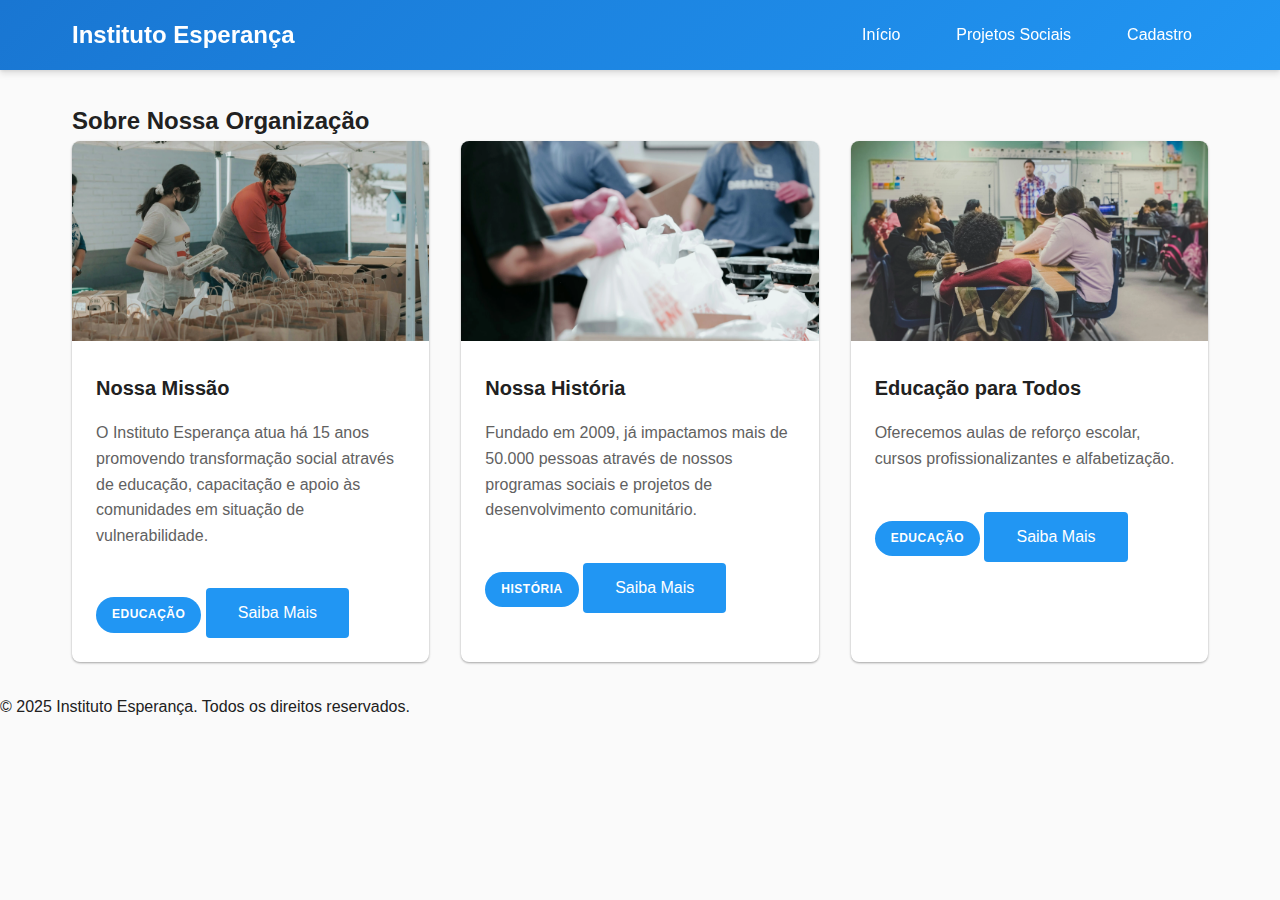
<file: index.html>
<!DOCTYPE html>
<html lang="pt-BR">
<head>
    <meta charset="UTF-8">
    <meta name="viewport" content="width=device-width, initial-scale=1.0">
    <title>Instituto Esperança - Página Inicial</title>
    <link rel="stylesheet" href="styles.css">
</head>
<body>
        <header>
            <div class="container">
                <div class="header-content">
                    <div class="logo">Instituto Esperança</div>
                    
                    <!-- Navegação Desktop -->
                    <nav class="nav-desktop">
                        <ul>
                            <li><a href="index.html">Início</a></li>
                            <li class="nav-item">
                                <a href="projetos.html">Projetos Sociais</a>
                                <ul class="submenu">
                                    <li><a href="#educacao">Educação</a></li>
                                    <li><a href="#alimentacao">Alimentação</a></li>
                                    <li><a href="#voluntariado">Voluntariado</a></li>
                                </ul>
                            </li>
                            <li><a href="cadastro.html">Cadastro</a></li>
                        </ul>
                    </nav>
                    
                    <!-- Menu Hamburger Mobile -->
                    <button class="menu-toggle" aria-label="Abrir menu">☰</button>
                    
                    <!-- Navegação Mobile -->
                    <nav class="nav-mobile">
                        <button class="close-menu" aria-label="Fechar menu">×</button>
                        <ul>
                            <li><a href="index.html">Início</a></li>
                            <li><a href="projetos.html">Projetos Sociais</a></li>
                            <li><a href="cadastro.html">Cadastro</a></li>
                        </ul>
                    </nav>
                </div>
            </div>
        </header>

        <!-- Overlay para menu mobile -->
        <div class="overlay"></div>

    <main>
        <section class="container">
            <h2>Sobre Nossa Organização</h2>
            <div class="grid grid-1 grid-md-2 grid-lg-3">
                <article class="card">
                   <picture>
                    <source srcset="imagens/missao.webp" type="image/webp">
                    <source srcset="imagens/missao.jpg" type="image/jpeg"> 
                    <img src="imagens/missao.jpg" alt="Voluntários do Instituto Esperança em ação comunitária" class="card-img">
                </picture>
                    <div class="card-content">
                        <h3 class="card-title">Nossa Missão</h3>
                        <p class="card-text">O Instituto Esperança atua há 15 anos promovendo transformação social através de educação,
                             capacitação e apoio às comunidades em situação de vulnerabilidade.</p>
                        <div class="badge badge-primary">Educação</div>
                        <button class="btn btn-primary mt-3">Saiba Mais</button>
                    </div>
                </article>
                
                <article class="card">
                    <picture>
                    <source srcset="imagens/alimentacao.webp" type="image/webp">
                    <source srcset="imagens/alimentacao.jpg" type="image/jpeg"> 
                    <img src="imagens/alimentacao.jpg" alt="alimentacao" class="card-img">
                </picture>
                  
                    <div class="card-content">
                        <h3 class="card-title">Nossa História</h3>
                        <p class="card-text"> Fundado em 2009, já impactamos mais de 50.000 pessoas através de nossos programas sociais e projetos de desenvolvimento comunitário.</p>
                        <div class="badge badge-primary">História</div>
                        <button class="btn btn-primary mt-3">Saiba Mais</button>
                    </div>
                </article>
                 
                <article class="card">
                    <picture>
                    <source srcset="imagens/educacao.webp" type="image/webp">
                    <source srcset="imagens/educacao.jpg" type="image/jpeg"> 
                    <img src="imagens/educacao.jpg" alt="educacao" class="card-img">
                </picture>
                    <div class="card-content">
                        <h3 class="card-title">Educação para Todos</h3>
                    <p class="card-text">Oferecemos aulas de reforço escolar, cursos profissionalizantes e alfabetização.</p>
                    <div class="badge badge-primary">Educação</div>
                    <button class="btn btn-primary mt-3">Saiba Mais</button>
                    </div>
                 
                </article>

            </div>
            
        </section>
        
    </main>

    <footer>
        <p>&copy; 2025 Instituto Esperança. Todos os direitos reservados.</p>
    </footer>
    <script>
        // Menu Mobile
        const menuToggle = document.querySelector('.menu-toggle');
        const navMobile = document.querySelector('.nav-mobile');
        const closeMenu = document.querySelector('.close-menu');
        const overlay = document.querySelector('.overlay');

        menuToggle.addEventListener('click', () => {
            navMobile.classList.add('active');
            overlay.classList.add('active');
            document.body.style.overflow = 'hidden';
        });

        closeMenu.addEventListener('click', closeMobileMenu);
        overlay.addEventListener('click', closeMobileMenu);

        function closeMobileMenu() {
            navMobile.classList.remove('active');
            overlay.classList.remove('active');
            document.body.style.overflow = '';
        }

        // Fechar menu ao clicar em um link
        document.querySelectorAll('.nav-mobile a').forEach(link => {
            link.addEventListener('click', closeMobileMenu);
        });
    </script>
</body>
</html>
</file>
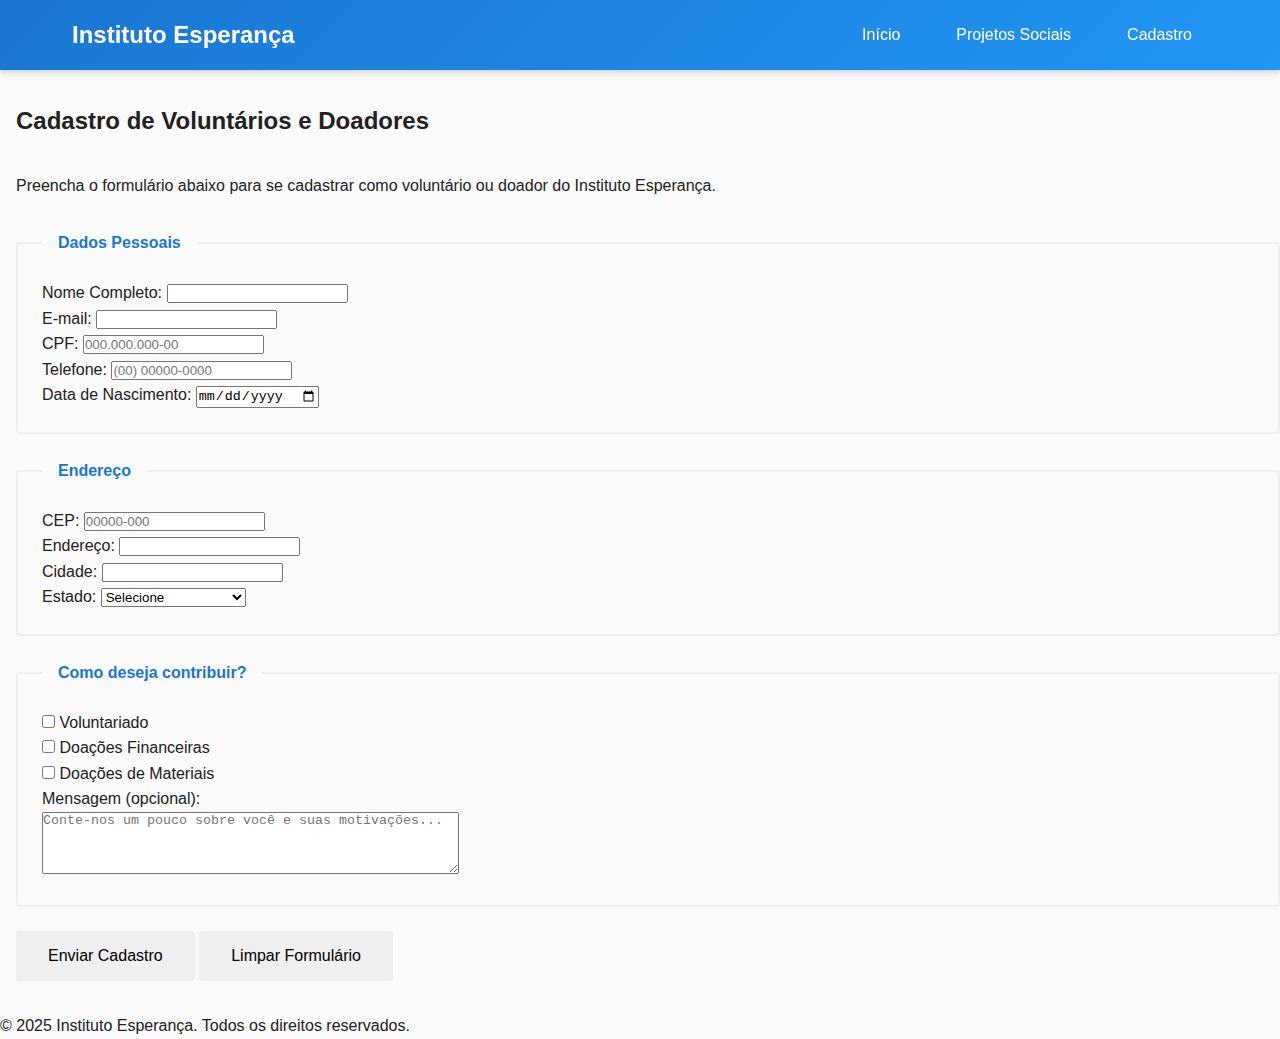
<file: cadastro.html>
<!DOCTYPE html>
<html lang="pt-BR">
<head>
    <meta charset="UTF-8">
    <meta name="viewport" content="width=device-width, initial-scale=1.0">
    <title>Cadastro - Instituto Esperança</title>
    <link rel="stylesheet" href="styles.css">
    <script>
        function aplicarMascara(input, tipo) {
            let valor = input.value.replace(/\D/g, '');
            
            if (tipo === 'cpf') {
                if (valor.length <= 11) {
                    valor = valor.replace(/(\d{3})(\d)/, '$1.$2');
                    valor = valor.replace(/(\d{3})(\d)/, '$1.$2');
                    valor = valor.replace(/(\d{3})(\d{1,2})$/, '$1-$2');
                }
            } else if (tipo === 'telefone') {
                if (valor.length === 11) {
                    valor = valor.replace(/(\d{2})(\d)/, '($1) $2');
                    valor = valor.replace(/(\d{5})(\d)/, '$1-$2');
                } else if (valor.length === 10) {
                    valor = valor.replace(/(\d{2})(\d)/, '($1) $2');
                    valor = valor.replace(/(\d{4})(\d)/, '$1-$2');
                }
            } else if (tipo === 'cep') {
                if (valor.length <= 8) {
                    valor = valor.replace(/(\d{5})(\d)/, '$1-$2');
                }
            }
            
            input.value = valor;
        }
        
        function buscarEnderecoPorCEP() {
            const cep = document.getElementById('cep').value.replace(/\D/g, '');
            
            if (cep.length !== 8) return;
            
            fetch(`https://viacep.com.br/ws/${cep}/json/`)
                .then(response => response.json())
                .then(data => {
                    if (!data.erro) {
                        document.getElementById('endereco').value = data.logradouro;
                        document.getElementById('cidade').value = data.localidade;
                        document.getElementById('estado').value = data.uf;
                    }
                })
                .catch(error => console.error('Erro ao buscar CEP:', error));
        }
    </script>
</head>
<body>
    <header>
    <div class="container">
        <div class="header-content">
            <div class="logo">Instituto Esperança</div>
            
            <!-- Navegação Desktop -->
            <nav class="nav-desktop">
                <ul>
                    <li><a href="index.html">Início</a></li>
                    <li class="nav-item">
                        <a href="projetos.html">Projetos Sociais</a>
                        <ul class="submenu">
                            <li><a href="#educacao">Educação</a></li>
                            <li><a href="#alimentacao">Alimentação</a></li>
                            <li><a href="#voluntariado">Voluntariado</a></li>
                        </ul>
                    </li>
                    <li><a href="cadastro.html">Cadastro</a></li>
                </ul>
            </nav>
            
            <!-- Menu Hamburger Mobile -->
            <button class="menu-toggle" aria-label="Abrir menu">☰</button>
            
            <!-- Navegação Mobile -->
            <nav class="nav-mobile">
                <button class="close-menu" aria-label="Fechar menu">×</button>
                <ul>
                    <li><a href="index.html">Início</a></li>
                    <li><a href="projetos.html">Projetos Sociais</a></li>
                    <li><a href="cadastro.html">Cadastro</a></li>
                </ul>
            </nav>
        </div>
    </div>
</header>

<!-- Overlay para menu mobile -->
<div class="overlay"></div>
    <main>
        <section class="grid grid-1" style="padding-left: var(--space-2);">
            <h2>Cadastro de Voluntários e Doadores</h2>
            <p>Preencha o formulário abaixo para se cadastrar como voluntário ou doador do Instituto Esperança.</p>
            
            <form action="#" method="post">
                <fieldset>
                    <legend>Dados Pessoais</legend>
                    
                    <p>
                        <label for="nome">Nome Completo:</label>
                        <input type="text" id="nome" name="nome" required minlength="5" maxlength="100">
                    </p>
                    
                    <p>
                        <label for="email">E-mail:</label>
                        <input type="email" id="email" name="email" required>
                    </p>
                    
                    <p>
                        <label for="cpf">CPF:</label>
                        <input type="text" id="cpf" name="cpf" required pattern="\d{3}\.\d{3}\.\d{3}-\d{2}" 
                               oninput="aplicarMascara(this, 'cpf')" placeholder="000.000.000-00">
                    </p>
                    
                    <p>
                        <label for="telefone">Telefone:</label>
                        <input type="tel" id="telefone" name="telefone" required 
                               oninput="aplicarMascara(this, 'telefone')" placeholder="(00) 00000-0000">
                    </p>
                    
                    <p>
                        <label for="nascimento">Data de Nascimento:</label>
                        <input type="date" id="nascimento" name="nascimento" required>
                    </p>
                </fieldset>
                
                <fieldset>
                    <legend>Endereço</legend>
                    
                    <p>
                        <label for="cep">CEP:</label>
                        <input type="text" id="cep" name="cep" required pattern="\d{5}-\d{3}" 
                               oninput="aplicarMascara(this, 'cep')" onblur="buscarEnderecoPorCEP()" placeholder="00000-000">
                    </p>
                    
                    <p>
                        <label for="endereco">Endereço:</label>
                        <input type="text" id="endereco" name="endereco" required>
                    </p>
                    
                    <p>
                        <label for="cidade">Cidade:</label>
                        <input type="text" id="cidade" name="cidade" required>
                    </p>
                    
                    <p>
                        <label for="estado">Estado:</label>
                        <select id="estado" name="estado" required>
                            <option value="">Selecione</option>
                            <option value="AC">Acre</option>
                            <option value="AL">Alagoas</option>
                            <option value="AP">Amapá</option>
                            <option value="AM">Amazonas</option>
                            <option value="BA">Bahia</option>
                            <option value="CE">Ceará</option>
                            <option value="DF">Distrito Federal</option>
                            <option value="ES">Espírito Santo</option>
                            <option value="GO">Goiás</option>
                            <option value="MA">Maranhão</option>
                            <option value="MT">Mato Grosso</option>
                            <option value="MS">Mato Grosso do Sul</option>
                            <option value="MG">Minas Gerais</option>
                            <option value="PA">Pará</option>
                            <option value="PB">Paraíba</option>
                            <option value="PR">Paraná</option>
                            <option value="PE">Pernambuco</option>
                            <option value="PI">Piauí</option>
                            <option value="RJ">Rio de Janeiro</option>
                            <option value="RN">Rio Grande do Norte</option>
                            <option value="RS">Rio Grande do Sul</option>
                            <option value="RO">Rondônia</option>
                            <option value="RR">Roraima</option>
                            <option value="SC">Santa Catarina</option>
                            <option value="SP">São Paulo</option>
                            <option value="SE">Sergipe</option>
                            <option value="TO">Tocantins</option>
                        </select>
                    </p>
                </fieldset>
                
                <fieldset>
                    <legend>Como deseja contribuir?</legend>
                    
                    <p>
                        <input type="checkbox" id="voluntario" name="contribuicao" value="voluntario">
                        <label for="voluntario">Voluntariado</label>
                    </p>
                    
                    <p>
                        <input type="checkbox" id="doador" name="contribuicao" value="doador">
                        <label for="doador">Doações Financeiras</label>
                    </p>
                    
                    <p>
                        <input type="checkbox" id="material" name="contribuicao" value="material">
                        <label for="material">Doações de Materiais</label>
                    </p>
                    
                    <p>
                        <label for="mensagem">Mensagem (opcional):</label><br>
                        <textarea id="mensagem" name="mensagem" rows="4" cols="50" placeholder="Conte-nos um pouco sobre você e suas motivações..."></textarea>
                    </p>
                </fieldset>
                
                <p>
                    <button class="btn" type="submit">Enviar Cadastro</button>
                    <button class="btn" type="reset">Limpar Formulário</button>
                </p>
            </form>
        </section>
    </main>

    <footer>
        <p>&copy; 2025 Instituto Esperança. Todos os direitos reservados.</p>
    </footer>
    <script>
        // Menu Mobile
        const menuToggle = document.querySelector('.menu-toggle');
        const navMobile = document.querySelector('.nav-mobile');
        const closeMenu = document.querySelector('.close-menu');
        const overlay = document.querySelector('.overlay');

        menuToggle.addEventListener('click', () => {
            navMobile.classList.add('active');
            overlay.classList.add('active');
            document.body.style.overflow = 'hidden';
        });

        closeMenu.addEventListener('click', closeMobileMenu);
        overlay.addEventListener('click', closeMobileMenu);

        function closeMobileMenu() {
            navMobile.classList.remove('active');
            overlay.classList.remove('active');
            document.body.style.overflow = '';
        }

        // Fechar menu ao clicar em um link
        document.querySelectorAll('.nav-mobile a').forEach(link => {
            link.addEventListener('click', closeMobileMenu);
        });
    </script>
</body>
</html>
</file>
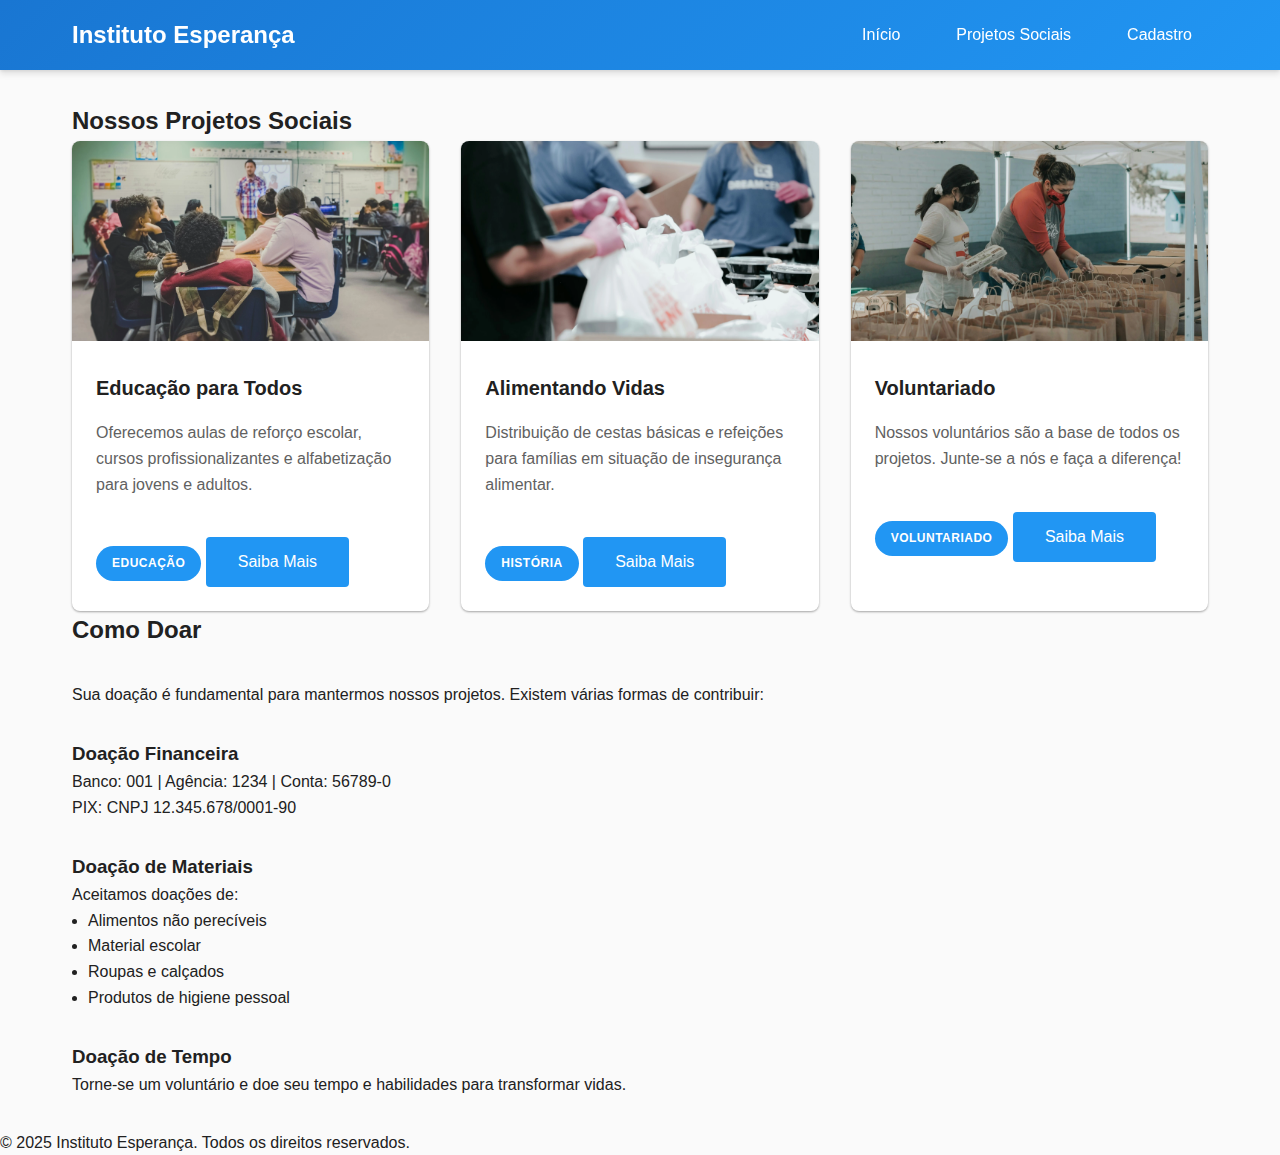
<file: projetos.html>
<!DOCTYPE html>
<html lang="pt-BR">
<head>
    <meta charset="UTF-8">
    <meta name="viewport" content="width=device-width, initial-scale=1.0">
    <title>Projetos Sociais - Instituto Esperança</title>
    <link rel="stylesheet" href="styles.css">
</head>
<body>
    <header>
    <div class="container">
        <div class="header-content">
            <div class="logo">Instituto Esperança</div>
            
            <!-- Navegação Desktop -->
            <nav class="nav-desktop">
                <ul>
                    <li><a href="index.html">Início</a></li>
                    <li class="nav-item">
                        <a href="projetos.html">Projetos Sociais</a>
                        <ul class="submenu">
                            <li><a href="#educacao">Educação</a></li>
                            <li><a href="#alimentacao">Alimentação</a></li>
                            <li><a href="#voluntariado">Voluntariado</a></li>
                        </ul>
                    </li>
                    <li><a href="cadastro.html">Cadastro</a></li>
                </ul>
            </nav>
            
            <!-- Menu Hamburger Mobile -->
            <button class="menu-toggle" aria-label="Abrir menu">☰</button>
            
            <!-- Navegação Mobile -->
            <nav class="nav-mobile">
                <button class="close-menu" aria-label="Fechar menu">×</button>
                <ul>
                    <li><a href="index.html">Início</a></li>
                    <li><a href="projetos.html">Projetos Sociais</a></li>
                    <li><a href="cadastro.html">Cadastro</a></li>
                </ul>
            </nav>
        </div>
    </div>
</header>

<!-- Overlay para menu mobile -->
<div class="overlay"></div>

    <main>
        <section class="container">
            <h2>Nossos Projetos Sociais</h2>
            <div class="grid grid-1 grid-md-2 grid-lg-3">
                <article class="card">
                    <picture>
                        <source srcset="imagens/educacao.webp" type="image/webp">
                        <source srcset="imagens/educacao.jpg" type="image/jpeg"> 
                        <img src="imagens/educacao.jpg" alt="Crianças em sala de aula do projeto Educação para Todos" class="card-img">
                    </picture>
                    <div class="card-content">
                        <h3 class="card-title">Educação para Todos</h3>
                        <p class="card-text">Oferecemos aulas de reforço escolar, cursos profissionalizantes e alfabetização para jovens e adultos.</p>
                        <div class="badge badge-primary">Educação</div>
                        <button class="btn btn-primary mt-3">Saiba Mais</button>
                    </div>
                </article>
                
                <article class="card">
                    <picture>
                    <source srcset="imagens/alimentacao.webp" type="image/webp">
                    <source srcset="imagens/alimentacao.jpg" type="image/jpeg"> 
                    <img src="imagens/alimentacao.jpg" alt="Voluntários distribuindo alimentos" class="card-img">
                </picture>
                    <div class="card-content">
                        <h3 class="card-title">Alimentando Vidas</h3>
                        <p class="card-text">Distribuição de cestas básicas e refeições para famílias em situação de insegurança alimentar.</p>
                        <div class="badge badge-primary">História</div>
                        <button class="btn btn-primary mt-3">Saiba Mais</button>
                    </div>
                </article>
                 
                <article class="card">
                    <picture>
                    <source srcset="imagens/missao.webp" type="image/webp">
                    <source srcset="imagens/missao.jpg" type="image/jpeg"> 
                    <img src="imagens/missao.jpg" alt="Voluntários do Instituto Esperança em ação comunitária" class="card-img">
                </picture>
                    <div class="card-content">
                        <h3 class="card-title">Voluntariado</h3>
                    <p class="card-text">Nossos voluntários são a base de todos os projetos. Junte-se a nós e faça a diferença!</p>
                    <div class="badge badge-primary">Voluntariado</div>
                    <button class="btn btn-primary mt-3">Saiba Mais</button>
                    </div>
                 
                </article>

            </div>
            <div class="grid grid-1" >
                 <h2>Como Doar</h2>
            <p>Sua doação é fundamental para mantermos nossos projetos. Existem várias formas de contribuir:</p>
            
            <article>
                <h3>Doação Financeira</h3>
                <p>Banco: 001 | Agência: 1234 | Conta: 56789-0</p>
                <p>PIX: CNPJ 12.345.678/0001-90</p>
            </article>
            
            <article>
                <h3>Doação de Materiais</h3>
                <p>Aceitamos doações de:</p>
                <ul style="padding-left: var(--space-2);">
                    <li>Alimentos não perecíveis</li>
                    <li>Material escolar</li>
                    <li>Roupas e calçados</li>
                    <li>Produtos de higiene pessoal</li>
                </ul>
            </article>
            
            <article>
                <h3>Doação de Tempo</h3>
                <p>Torne-se um voluntário e doe seu tempo e habilidades para transformar vidas.</p>
            </article>
            </div>
        </section>
    </main>

    <footer>
        <p>&copy; 2025 Instituto Esperança. Todos os direitos reservados.</p>
    </footer>
    <script>
        // Menu Mobile
        const menuToggle = document.querySelector('.menu-toggle');
        const navMobile = document.querySelector('.nav-mobile');
        const closeMenu = document.querySelector('.close-menu');
        const overlay = document.querySelector('.overlay');

        menuToggle.addEventListener('click', () => {
            navMobile.classList.add('active');
            overlay.classList.add('active');
            document.body.style.overflow = 'hidden';
        });

        closeMenu.addEventListener('click', closeMobileMenu);
        overlay.addEventListener('click', closeMobileMenu);

        function closeMobileMenu() {
            navMobile.classList.remove('active');
            overlay.classList.remove('active');
            document.body.style.overflow = '';
        }

        // Fechar menu ao clicar em um link
        document.querySelectorAll('.nav-mobile a').forEach(link => {
            link.addEventListener('click', closeMobileMenu);
        });
    </script>
</body>
</html>
</file>
<file: styles.css>
/* ===== VARIÁVEIS CSS - DESIGN SYSTEM ===== */
:root {
  /* Cores (Paleta com 8+ cores) */
  --primary-50: #e3f2fd;
  --primary-100: #bbdefb;
  --primary-500: #2196f3;
  --primary-600: #1e88e5;
  --primary-700: #1976d2;
  --secondary-100: #ffecb3;
  --secondary-500: #ffc107;
  --secondary-600: #ffb300;
  --neutral-50: #fafafa;
  --neutral-100: #f5f5f5;
  --neutral-200: #eeeeee;
  --neutral-300: #e0e0e0;
  --neutral-500: #9e9e9e;
  --neutral-700: #616161;
  --neutral-900: #212121;
  --success: #4caf50;
  --warning: #ff9800;
  --error: #f44336;
  --info: #2196f3;

  /* Tipografia */
  --font-family: 'Segoe UI', Tahoma, Geneva, Verdana, sans-serif;
  --font-size-xs: 0.75rem;   /* 12px */
  --font-size-sm: 0.875rem;  /* 14px */
  --font-size-base: 1rem;    /* 16px */
  --font-size-lg: 1.125rem;  /* 18px */
  --font-size-xl: 1.25rem;   /* 20px */
  --font-size-2xl: 1.5rem;   /* 24px */
  --font-size-3xl: 1.875rem; /* 30px */
  --font-size-4xl: 2.25rem;  /* 36px */
  
  /* Espaçamento Modular */
  --space-1: 0.5rem;   /* 8px */
  --space-2: 1rem;     /* 16px */
  --space-3: 1.5rem;   /* 24px */
  --space-4: 2rem;     /* 32px */
  --space-5: 3rem;     /* 48px */
  --space-6: 4rem;     /* 64px */

  /* Breakpoints */
  --breakpoint-xs: 320px;
  --breakpoint-sm: 576px;
  --breakpoint-md: 768px;
  --breakpoint-lg: 992px;
  --breakpoint-xl: 1200px;

  /* Outras Variáveis */
  --border-radius: 4px;
  --border-radius-lg: 8px;
  --shadow-sm: 0 1px 3px rgba(0,0,0,0.12), 0 1px 2px rgba(0,0,0,0.24);
  --shadow-md: 0 4px 6px rgba(0,0,0,0.1), 0 1px 3px rgba(0,0,0,0.08);
  --shadow-lg: 0 10px 25px rgba(0,0,0,0.1), 0 5px 10px rgba(0,0,0,0.05);
  --transition: all 0.3s ease;
}

/* ===== RESET E ESTILOS BASE ===== */
* {
  margin: 0;
  padding: 0;
  box-sizing: border-box;
}

html {
  scroll-behavior: smooth;
}

body {
  font-family: var(--font-family);
  font-size: var(--font-size-base);
  line-height: 1.6;
  color: var(--neutral-900);
  background-color: var(--neutral-50);
}

/* ===== SISTEMA DE GRID ===== */
.container {
  width: 100%;
  max-width: 1200px;
  margin: 0 auto;
  padding: 0 var(--space-2);
}

.grid {
  display: grid;
  gap: var(--space-4);
}

.grid-1 { grid-template-columns: 1fr; }
.grid-2 { grid-template-columns: repeat(2, 1fr); }
.grid-3 { grid-template-columns: repeat(3, 1fr); }
.grid-4 { grid-template-columns: repeat(4, 1fr); }

/* ===== LAYOUT PRINCIPAL COM GRID ===== */
.app {
  display: grid;
  grid-template-areas:
    "header"
    "main"
    "footer";
  grid-template-rows: auto 1fr auto;
  min-height: 100vh;
}

header {
  grid-area: header;
}

main {
  grid-area: main;
  padding: var(--space-4) 0;
}

footer {
  grid-area: footer;
}

/* ===== HEADER E NAVEGAÇÃO ===== */
header {
  background: linear-gradient(135deg, var(--primary-700), var(--primary-500));
  color: white;
  box-shadow: var(--shadow-md);
  position: sticky;
  top: 0;
  z-index: 1000;
}

.header-content {
  display: flex;
  justify-content: space-between;
  align-items: center;
  padding: var(--space-2) 0;
}

.logo {
  font-size: var(--font-size-2xl);
  font-weight: bold;
}

/* Menu Desktop */
.nav-desktop ul {
  display: flex;
  list-style: none;
  gap: var(--space-3);
}

.nav-desktop a {
  color: white;
  text-decoration: none;
  padding: var(--space-1) var(--space-2);
  border-radius: var(--border-radius);
  transition: var(--transition);
  position: relative;
}

.nav-desktop a:hover {
  background-color: rgba(255, 255, 255, 0.1);
}

/* Submenu Dropdown */
.nav-item {
  position: relative;
}

.submenu {
  position: absolute;
  top: 100%;
  left: 0;
  background: white;
  min-width: 200px;
  box-shadow: var(--shadow-lg);
  border-radius: var(--border-radius);
  opacity: 0;
  visibility: hidden;
  transform: translateY(-10px);
  transition: var(--transition);
  z-index: 1000;
}

.submenu li {
  border-bottom: 1px solid var(--neutral-200);
}

.submenu li:last-child {
  border-bottom: none;
}

.submenu a {
  color: var(--neutral-900);
  display: block;
  padding: var(--space-2);
}

.submenu a:hover {
  background-color: var(--neutral-100);
}

.nav-item:hover .submenu {
  opacity: 1;
  visibility: visible;
  transform: translateY(0);
}

/* Menu Mobile - Hamburger */
.menu-toggle {
  display: none;
  background: none;
  border: none;
  color: white;
  font-size: var(--font-size-2xl);
  cursor: pointer;
}

.nav-mobile {
  position: fixed;
  top: 0;
  right: -100%;
  width: 80%;
  max-width: 300px;
  height: 100vh;
  background: white;
  box-shadow: var(--shadow-lg);
  transition: var(--transition);
  z-index: 2000;
  padding: var(--space-5) var(--space-3);
}

.nav-mobile.active {
  right: 0;
}

.nav-mobile ul {
  list-style: none;
}

.nav-mobile a {
  color: var(--neutral-900);
  text-decoration: none;
  display: block;
  padding: var(--space-2);
  border-bottom: 1px solid var(--neutral-200);
  transition: var(--transition);
}

.nav-mobile a:hover {
  background-color: var(--neutral-100);
  color: var(--primary-500);
}

.close-menu {
  position: absolute;
  top: var(--space-2);
  right: var(--space-2);
  background: none;
  border: none;
  font-size: var(--font-size-2xl);
  cursor: pointer;
}

.overlay {
  position: fixed;
  top: 0;
  left: 0;
  width: 100%;
  height: 100%;
  background: rgba(0,0,0,0.5);
  opacity: 0;
  visibility: hidden;
  transition: var(--transition);
  z-index: 1500;
}

.overlay.active {
  opacity: 1;
  visibility: visible;
}

/* ===== COMPONENTES DE CARDS ===== */
.card {
  background: white;
  border-radius: var(--border-radius-lg);
  box-shadow: var(--shadow-sm);
  overflow: hidden;
  transition: var(--transition);
}

.card:hover {
  transform: translateY(-4px);
  box-shadow: var(--shadow-lg);
}

.card-img {
  width: 100%;
  height: 200px;
  object-fit: cover;
}

.card-content {
  padding: var(--space-3);
}

.card-title {
  font-size: var(--font-size-xl);
  margin-bottom: var(--space-2);
  color: var(--neutral-900);
}

.card-text {
  color: var(--neutral-700);
  margin-bottom: var(--space-2);
}

/* ===== SISTEMA DE BOTÕES ===== */
.btn {
  display: inline-flex;
  align-items: center;
  justify-content: center;
  padding: var(--space-2) var(--space-4);
  border: none;
  border-radius: var(--border-radius);
  font-family: inherit;
  font-size: var(--font-size-base);
  font-weight: 500;
  text-decoration: none;
  cursor: pointer;
  transition: var(--transition);
  gap: var(--space-1);
}

.btn:disabled {
  opacity: 0.6;
  cursor: not-allowed;
}

.btn-primary {
  background: var(--primary-500);
  color: white;
}

.btn-primary:hover:not(:disabled) {
  background: var(--primary-600);
  transform: translateY(-1px);
}

.btn-primary:active:not(:disabled) {
  transform: translateY(0);
}

.btn-primary:focus {
  outline: 2px solid var(--primary-100);
  outline-offset: 2px;
}

.btn-secondary {
  background: var(--secondary-500);
  color: var(--neutral-900);
}

.btn-secondary:hover:not(:disabled) {
  background: var(--secondary-600);
}

.btn-outline {
  background: transparent;
  border: 2px solid var(--primary-500);
  color: var(--primary-500);
}

.btn-outline:hover:not(:disabled) {
  background: var(--primary-500);
  color: white;
}

/* ===== FORMULÁRIOS ESTILIZADOS ===== */
.form-group {
  margin-bottom: var(--space-3);
}

.form-label {
  display: block;
  margin-bottom: var(--space-1);
  font-weight: 500;
  color: var(--neutral-700);
}

.form-control {
  width: 100%;
  padding: var(--space-2);
  border: 2px solid var(--neutral-300);
  border-radius: var(--border-radius);
  font-family: inherit;
  font-size: var(--font-size-base);
  transition: var(--transition);
}

.form-control:focus {
  outline: none;
  border-color: var(--primary-500);
  box-shadow: 0 0 0 3px var(--primary-100);
}

.form-control:invalid:not(:focus):not(:placeholder-shown) {
  border-color: var(--error);
}

.form-control:valid:not(:focus):not(:placeholder-shown) {
  border-color: var(--success);
}

fieldset {
  border: 2px solid var(--neutral-200);
  border-radius: var(--border-radius);
  padding: var(--space-3);
  margin-bottom: var(--space-3);
}

legend {
  padding: 0 var(--space-2);
  font-weight: 600;
  color: var(--primary-700);
}

/* Checkbox e Radio Personalizados */
.checkbox-group,
.radio-group {
  display: flex;
  align-items: center;
  gap: var(--space-1);
  margin-bottom: var(--space-1);
}

.checkbox-group input[type="checkbox"],
.radio-group input[type="radio"] {
  width: 18px;
  height: 18px;
  accent-color: var(--primary-500);
}

/* ===== COMPONENTES DE FEEDBACK ===== */
.alert {
  padding: var(--space-3);
  border-radius: var(--border-radius);
  margin-bottom: var(--space-3);
  border-left: 4px solid;
}

.alert-success {
  background-color: color-mix(in srgb, var(--success) 10%, white);
  border-left-color: var(--success);
  color: #2e7d32;
}

.alert-warning {
  background-color: color-mix(in srgb, var(--warning) 10%, white);
  border-left-color: var(--warning);
  color: #ef6c00;
}

.alert-error {
  background-color: color-mix(in srgb, var(--error) 10%, white);
  border-left-color: var(--error);
  color: #c62828;
}

.alert-info {
  background-color: color-mix(in srgb, var(--info) 10%, white);
  border-left-color: var(--info);
  color: #1565c0;
}

/* Toast */
.toast {
  position: fixed;
  top: var(--space-4);
  right: var(--space-4);
  padding: var(--space-3);
  border-radius: var(--border-radius);
  box-shadow: var(--shadow-lg);
  z-index: 3000;
  transform: translateX(400px);
  transition: transform 0.3s ease;
}

.toast.show {
  transform: translateX(0);
}

.toast-success { background: var(--success); color: white; }
.toast-error { background: var(--error); color: white; }

/* Modal */
.modal {
  position: fixed;
  top: 0;
  left: 0;
  width: 100%;
  height: 100%;
  background: rgba(0,0,0,0.5);
  display: flex;
  align-items: center;
  justify-content: center;
  z-index: 4000;
  opacity: 0;
  visibility: hidden;
  transition: var(--transition);
}

.modal.show {
  opacity: 1;
  visibility: visible;
}

.modal-content {
  background: white;
  border-radius: var(--border-radius-lg);
  padding: var(--space-4);
  max-width: 500px;
  width: 90%;
  max-height: 90vh;
  overflow-y: auto;
  transform: scale(0.7);
  transition: transform 0.3s ease;
}

.modal.show .modal-content {
  transform: scale(1);
}

/* ===== BADGES E TAGS ===== */
.badge {
  display: inline-block;
  padding: var(--space-1) var(--space-2);
  border-radius: 20px;
  font-size: var(--font-size-xs);
  font-weight: 600;
  text-transform: uppercase;
  letter-spacing: 0.5px;
}

.badge-primary { background: var(--primary-500); color: white; }
.badge-secondary { background: var(--secondary-500); color: var(--neutral-900); }
.badge-success { background: var(--success); color: white; }
.badge-warning { background: var(--warning); color: white; }

.tag {
  display: inline-flex;
  align-items: center;
  padding: 4px var(--space-2);
  background: var(--neutral-200);
  border-radius: var(--border-radius);
  font-size: var(--font-size-sm);
  gap: var(--space-1);
}

.tag-close {
  background: none;
  border: none;
  cursor: pointer;
  padding: 2px;
  border-radius: 50%;
  display: flex;
  align-items: center;
  justify-content: center;
}

.tag-close:hover {
  background: var(--neutral-300);
}

/* ===== UTILITÁRIOS ===== */
.text-center { text-align: center; }
.text-left { text-align: left; }
.text-right { text-align: right; }

.mt-1 { margin-top: var(--space-1); }
.mt-2 { margin-top: var(--space-2); }
.mt-3 { margin-top: var(--space-3); }
.mt-4 { margin-top: var(--space-4); }
.mt-5 { margin-top: var(--space-5); }

.mb-1 { margin-bottom: var(--space-1); }
.mb-2 { margin-bottom: var(--space-2); }
.mb-3 { margin-bottom: var(--space-3); }
.mb-4 { margin-bottom: var(--space-4); }
.mb-5 { margin-bottom: var(--space-5); }

.p-1 { padding: var(--space-1); }
.p-2 { padding: var(--space-2); }
.p-3 { padding: var(--space-3); }
.p-4 { padding: var(--space-4); }
.p-5 { padding: var(--space-5); }

.d-none { display: none; }
.d-block { display: block; }
.d-flex { display: flex; }
.d-grid { display: grid; }

/* ===== RESPONSIVIDADE ===== */
/* Mobile First - Breakpoints */
@media (max-width: 575.98px) {
  .menu-toggle {
    display: block;
  }
  
  .nav-desktop {
    display: none;
  }
  
  .grid-2,
  .grid-3,
  .grid-4 {
    grid-template-columns: 1fr;
  }
  
  .header-content {
    flex-wrap: wrap;
  }
}

@media (min-width: 576px) {
  .container {
    padding: 0 var(--space-3);
  }
  
  .grid-sm-2 { grid-template-columns: repeat(2, 1fr); }
}

@media (min-width: 768px) {
  .grid-md-2 { grid-template-columns: repeat(2, 1fr); }
  .grid-md-3 { grid-template-columns: repeat(3, 1fr); }
  
  .nav-mobile {
    display: none;
  }
  
  .menu-toggle {
    display: none;
  }
}

@media (min-width: 992px) {
  .grid-lg-3 { grid-template-columns: repeat(3, 1fr); }
  .grid-lg-4 { grid-template-columns: repeat(4, 1fr); }
}

@media (min-width: 1200px) {
  .container {
    padding: 0 var(--space-4);
  }
  
  .grid-xl-4 { grid-template-columns: repeat(4, 1fr); }
}

/* Print Styles */
@media print {
  .nav-desktop,
  .menu-toggle,
  .btn {
    display: none;
  }
  
  .card {
    box-shadow: none;
    border: 1px solid var(--neutral-300);
  }
}
</file>
